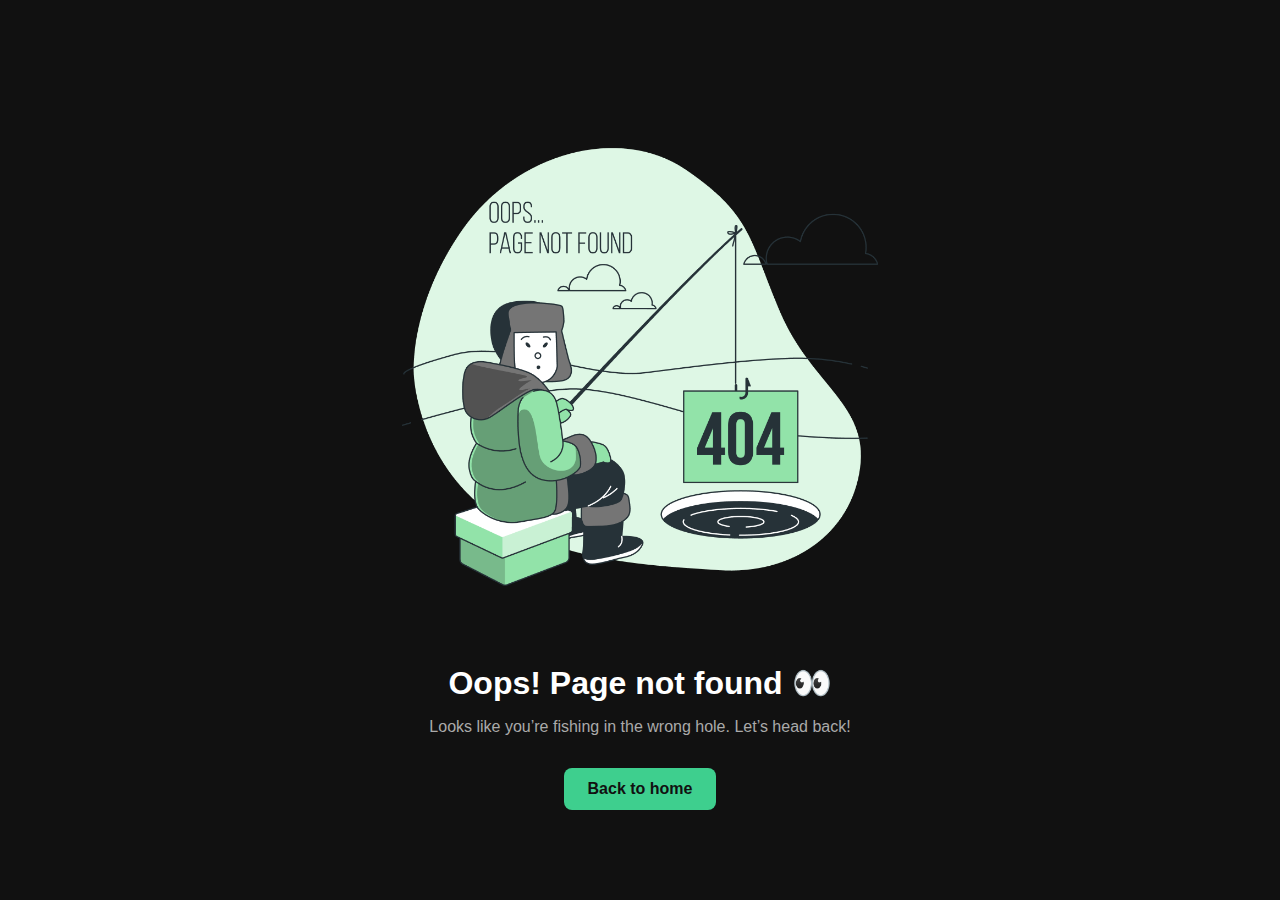
<file: index.html>
<!DOCTYPE html>
<html lang="en">
  <head>
    <meta charset="UTF-8" />
    <meta name="viewport" content="width=device-width, initial-scale=1.0" />
    <title>Custom 404 Page</title>
    <link rel="stylesheet" href="style.css" />
  </head>
  <body>
    <img src="404.png" alt="404 illustration" />
    <h1>Oops! Page not found 👀</h1>
    <p>Looks like you’re fishing in the wrong hole. Let’s head back!</p>
    <a href="#">Back to home</a>
  </body>
</html>
</file>
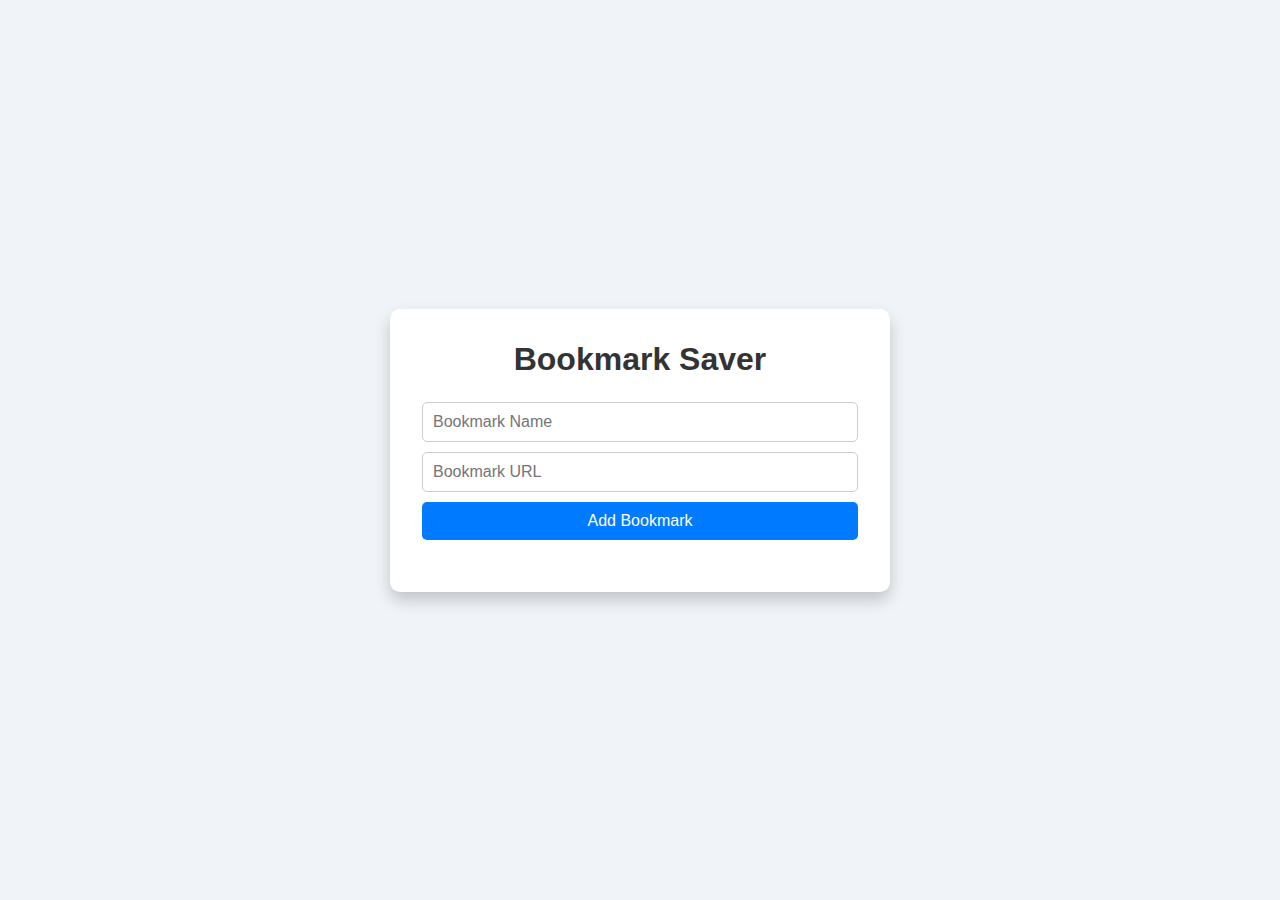
<file: bookmark saver/index.html>
<!DOCTYPE html>
<html lang="en">
  <head>
    <meta charset="UTF-8" />
    <meta name="viewport" content="width=device-width, initial-scale=1.0" />
    <title>Bookmark Saver</title>
    <link rel="stylesheet" href="style.css" />
  </head>
  <body>
    <div class="app-container">
      <h1>Bookmark Saver</h1>
      <form id="bookmark-form" class="input-container">
        <input type="text" id="bookmark-name" placeholder="Bookmark Name" required />
        <input type="url" id="bookmark-url" placeholder="Bookmark URL" required />
        <button type="submit">Add Bookmark</button>
      </form>

      <ul id="bookmark-list"></ul>
    </div>

    <script src="script.js"></script>
  </body>
</html>
</file>
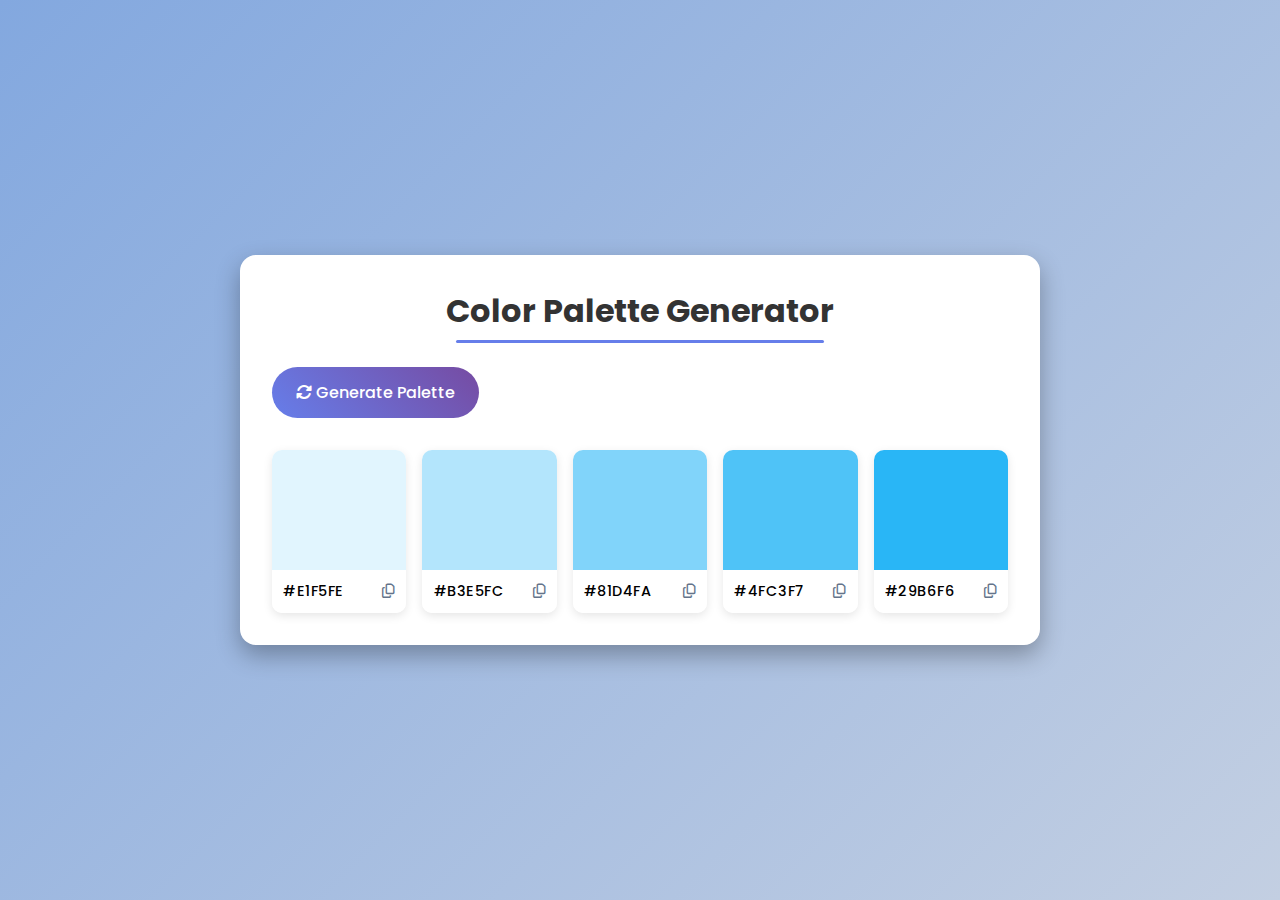
<file: color-pallete-genrator/index.html>
<!DOCTYPE html>
<html lang="en">
  <head>
    <meta charset="UTF-8" />
    <meta name="viewport" content="width=device-width, initial-scale=1.0" />
    <title>Color Palette Generator</title>
    <link
      rel="stylesheet"
      href="https://cdnjs.cloudflare.com/ajax/libs/font-awesome/6.7.2/css/all.min.css"
      integrity="sha512-Evv84Mr4kqVGRNSgIGL/F/aIDqQb7xQ2vcrdIwxfjThSH8CSR7PBEakCr51Ck+w+/U6swU2Im1vVX0SVk9ABhg=="
      crossorigin="anonymous"
      referrerpolicy="no-referrer"
    />
    <link rel="stylesheet" href="style.css" />
  </head>
  <body>
    <div class="container">
      <h1>Color Palette Generator</h1>

      <button id="generate-btn">
        <i class="fas fa-sync-alt"></i>
        Generate Palette
      </button>

      <div class="palette-container">
        <!-- COLOR BOX 1 -->
        <div class="color-box">
          <div class="color" style="background-color: #e1f5fe"></div>
          <div class="color-info">
            <span class="hex-value">#E1F5FE</span>
            <i class="far fa-copy copy-btn" title="Copy to clipboard"></i>
          </div>
        </div>
        <!-- COLOR BOX 2 -->
        <div class="color-box">
          <div class="color" style="background-color: #b3e5fc"></div>
          <div class="color-info">
            <span class="hex-value">#B3E5FC</span>
            <i class="far fa-copy copy-btn" title="Copy to clipboard"></i>
          </div>
        </div>
        <!-- COLOR BOX 3 -->
        <div class="color-box">
          <div class="color" style="background-color: #81d4fa"></div>
          <div class="color-info">
            <span class="hex-value">#81D4FA</span>
            <i class="far fa-copy copy-btn" title="Copy to clipboard"></i>
          </div>
        </div>
        <!-- COLOR BOX 4 -->
        <div class="color-box">
          <div class="color" style="background-color: #4fc3f7"></div>
          <div class="color-info">
            <span class="hex-value">#4FC3F7</span>
            <i class="far fa-copy copy-btn" title="Copy to clipboard"></i>
          </div>
        </div>
        <!-- COLOR BOX 5 -->
        <div class="color-box">
          <div class="color" style="background-color: #29b6f6"></div>
          <div class="color-info">
            <span class="hex-value">#29B6F6</span>
            <i class="far fa-copy copy-btn" title="Copy to clipboard"></i>
          </div>
        </div>
      </div>
    </div>

    <script src="script.js"></script>
  </body>
</html>
</file>
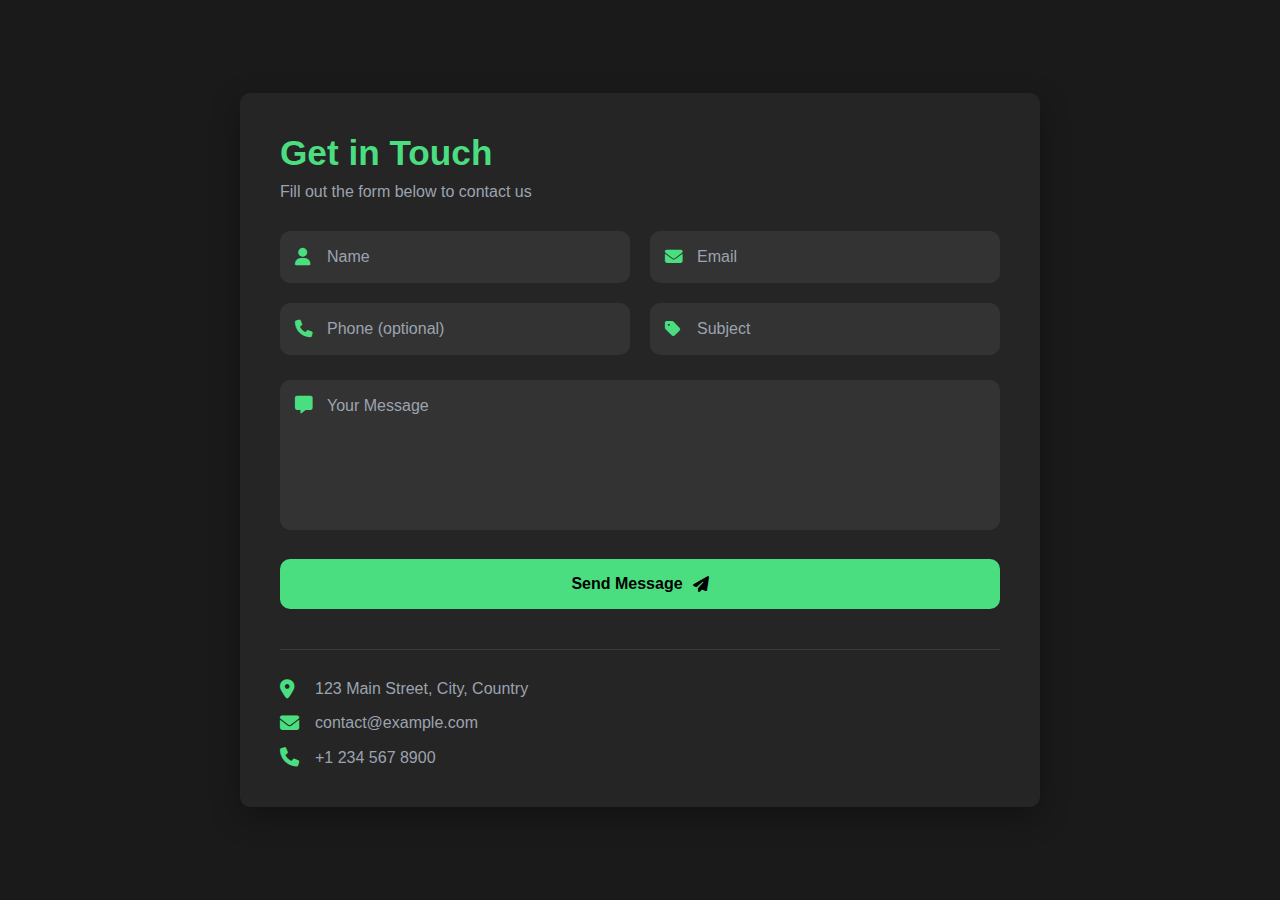
<file: contact-form/index.html>
<!DOCTYPE html>
<html lang="en">
  <head>
    <meta charset="UTF-8" />
    <meta name="viewport" content="width=device-width, initial-scale=1.0" />
    <title>Contact Form</title>
    <link rel="stylesheet" href="style.css" />
    <link
      rel="stylesheet"
      href="https://cdnjs.cloudflare.com/ajax/libs/font-awesome/6.7.2/css/all.min.css"
      integrity="sha512-Evv84Mr4kqVGRNSgIGL/F/aIDqQb7xQ2vcrdIwxfjThSH8CSR7PBEakCr51Ck+w+/U6swU2Im1vVX0SVk9ABhg=="
      crossorigin="anonymous"
      referrerpolicy="no-referrer"
    />
  </head>
  <body>
    <div class="container">
      <div class="form-container">
        <h1>Get in Touch</h1>
        <p>Fill out the form below to contact us</p>

        <form>
          <div class="input-group">
            <div class="input-field">
              <i class="fas fa-user"></i>
              <input type="text" placeholder="Name" required />
            </div>

            <div class="input-field">
              <i class="fas fa-envelope"></i>
              <input type="email" placeholder="Email" required />
            </div>

            <div class="input-field">
              <i class="fas fa-phone"></i>
              <input type="tel" placeholder="Phone (optional)" />
            </div>

            <div class="input-field">
              <i class="fas fa-tag"></i>
              <input type="text" placeholder="Subject" required />
            </div>
          </div>

          <div class="message-field">
            <i class="fas fa-message"></i>
            <textarea placeholder="Your Message" required></textarea>
          </div>

          <button type="submit">
            <div class="btn-content">
              <span>Send Message</span>
              <i class="fas fa-paper-plane"></i>
            </div>
          </button>
        </form>

        <div class="contact-info">
          <div class="info-item">
            <i class="fas fa-map-marker-alt"></i>
            <span>123 Main Street, City, Country</span>
          </div>
          <div class="info-item">
            <i class="fas fa-envelope"></i>
            <span>contact@example.com</span>
          </div>

          <div class="info-item">
            <i class="fas fa-phone"></i>
            <span>+1 234 567 8900</span>
          </div>
        </div>
      </div>
    </div>
  </body>
</html>
</file>
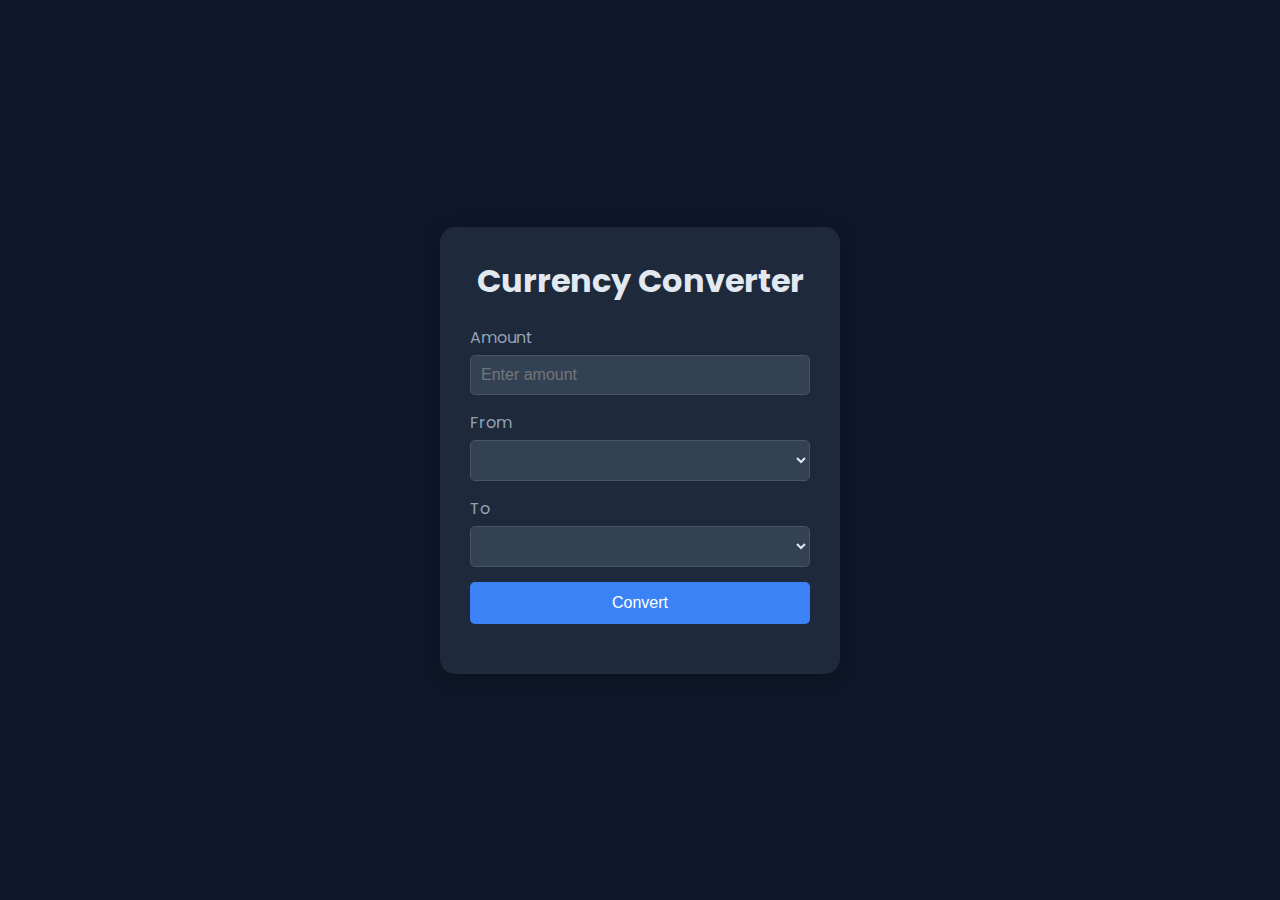
<file: currency-converter/index.html>
<!DOCTYPE html>
<html lang="en">
  <head>
    <meta charset="UTF-8" />
    <meta name="viewport" content="width=device-width, initial-scale=1.0" />
    <title>Curreny Converter App</title>
    <link rel="stylesheet" href="style.css" />
    <link
      href="https://fonts.googleapis.com/css?family=Poppins:100,100italic,200,200italic,300,300italic,regular,italic,500,500italic,600,600italic,700,700italic,800,800italic,900,900italic"
      rel="stylesheet"
    />
  </head>
  <body>
    <div class="container">
      <h1>Currency Converter</h1>

      <form id="converter-form">
        <div class="form-group">
          <label for="amount">Amount</label>
          <input type="number" id="amount" placeholder="Enter amount" required />
        </div>

        <div class="form-group">
          <label for="from-currency">From</label>
          <select id="from-currency">
            <!-- Currency options will be inserted from our api -->
          </select>
        </div>

        <div class="form-group">
          <label for="to-currency">To</label>
          <select id="to-currency">
            <!-- Currency options will be inserted from our api -->
          </select>
        </div>

        <button type="submit">Convert</button>
      </form>

      <div id="result"></div>
    </div>

    <script src="script.js"></script>
  </body>
</html>
</file>
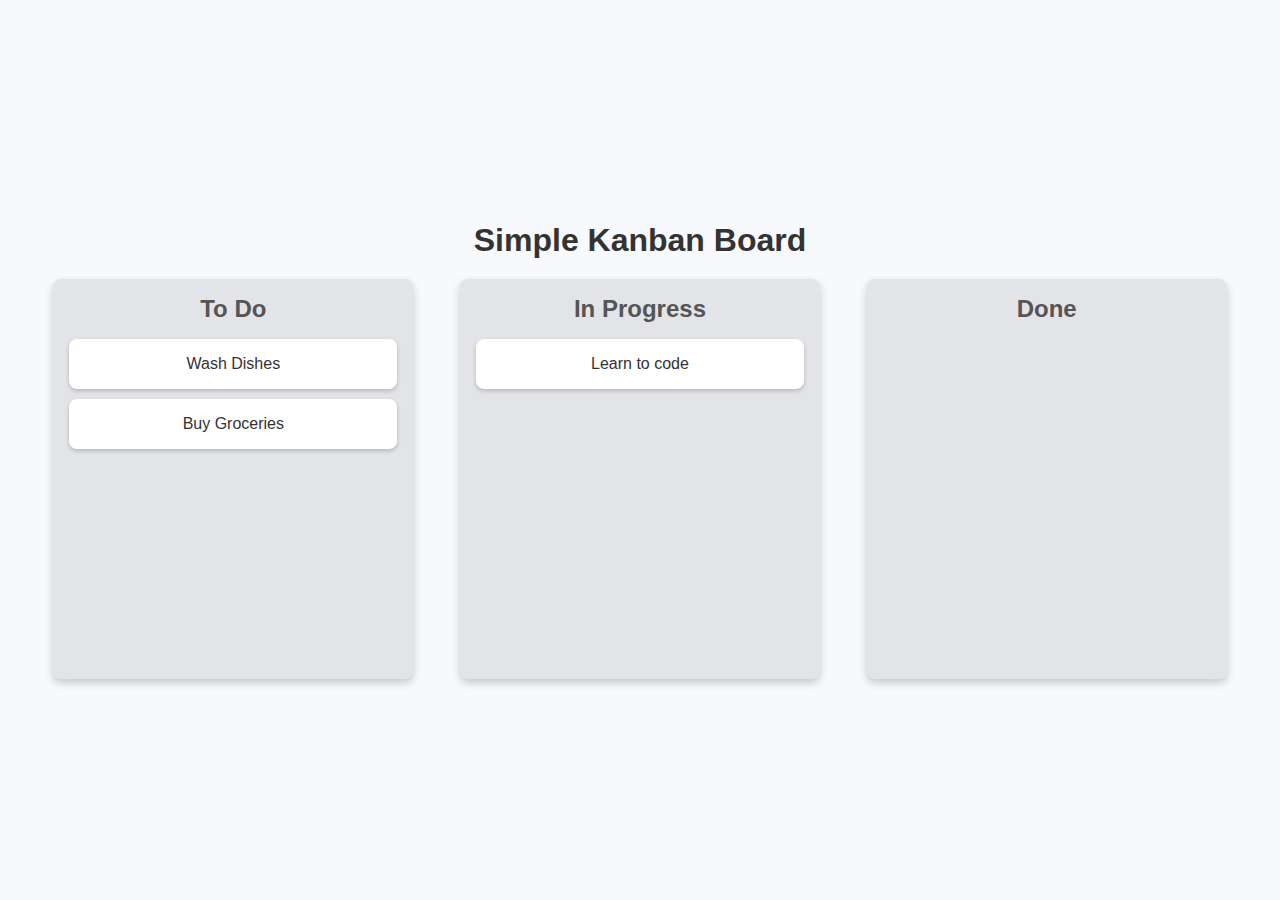
<file: drag-and-drop/index.html>
<!DOCTYPE html>
<html lang="en">
  <head>
    <meta charset="UTF-8" />
    <meta name="viewport" content="width=device-width, initial-scale=1.0" />
    <title>Kanban Board</title>
    <link rel="stylesheet" href="style.css" />
  </head>
  <body>
    <div class="container">
      <h1>Simple Kanban Board</h1>

      <div class="board">
        <!-- LIST 1 -->
        <div class="list" id="list1">
          <h2>To Do</h2>
          <div class="card" draggable="true" id="card1">Wash Dishes</div>
          <div class="card" draggable="true" id="card2">Buy Groceries</div>
        </div>

        <!-- LIST 2 -->
        <div class="list" id="list2">
          <h2>In Progress</h2>
          <div class="card" draggable="true" id="card3">Learn to code</div>
        </div>

        <!-- LIST 3 -->
        <div class="list" id="list3">
          <h2>Done</h2>
        </div>
      </div>
    </div>

    <script src="script.js"></script>
  </body>
</html>
</file>
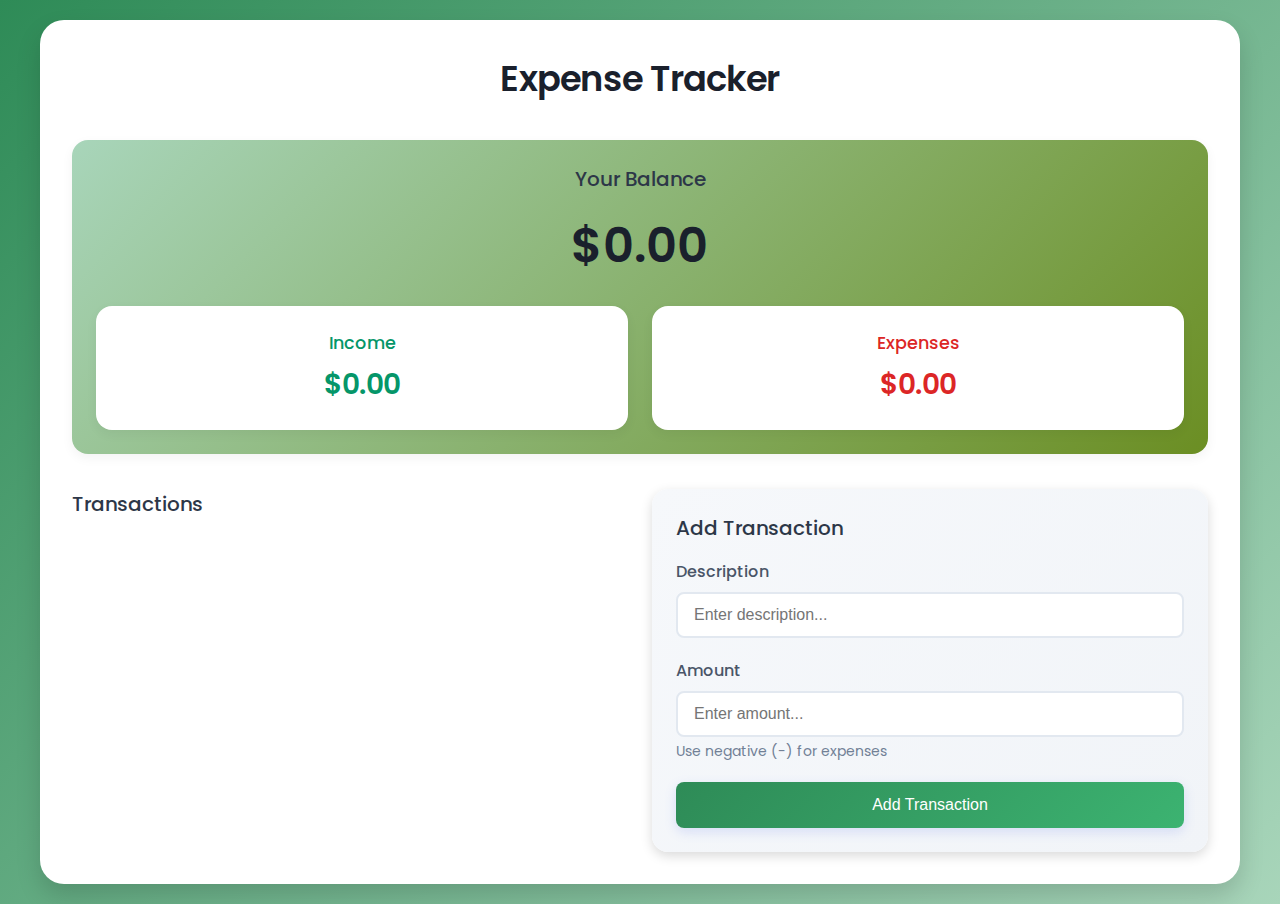
<file: expense-tracker/index.html>
<!DOCTYPE html>
<html lang="en">
  <head>
    <meta charset="UTF-8" />
    <meta name="viewport" content="width=device-width, initial-scale=1.0" />
    <title>Expense Tracker</title>
    <link rel="stylesheet" href="style.css" />
    <link
      href="https://fonts.googleapis.com/css?family=Poppins:100,100italic,200,200italic,300,300italic,regular,italic,500,500italic,600,600italic,700,700italic,800,800italic,900,900italic"
      rel="stylesheet"
    />
  </head>
  <body>
    <div class="container">
      <h1>Expense Tracker</h1>

      <div class="balance-container">
        <h2>Your Balance</h2>
        <h1 id="balance">$0.00</h1>

        <div class="summary">
          <div class="income">
            <h3>Income</h3>
            <p id="income-amount">$0.00</p>
          </div>
          <div class="expenses">
            <h3>Expenses</h3>
            <p id="expense-amount">$0.00</p>
          </div>
        </div>
      </div>

      <div class="main-content">
        <div class="transaction-container">
          <h2>Transactions</h2>
          <ul id="transaction-list">
            <!-- TRANSACTIONS WILL BE INSERTED HERE -->
          </ul>
        </div>

        <div class="form-container">
          <h2>Add Transaction</h2>

          <form id="transaction-form">
            <div class="form-group">
              <label for="description">Description</label>
              <input type="text" id="description" placeholder="Enter description..." required />
            </div>

            <div class="form-group">
              <label for="amount">Amount</label>
              <input type="number" id="amount" placeholder="Enter amount..." required />
              <small>Use negative (-) for expenses</small>
            </div>

            <button type="submit">Add Transaction</button>
          </form>
        </div>
      </div>
    </div>

    <script src="script.js"></script>
  </body>
</html>
</file>
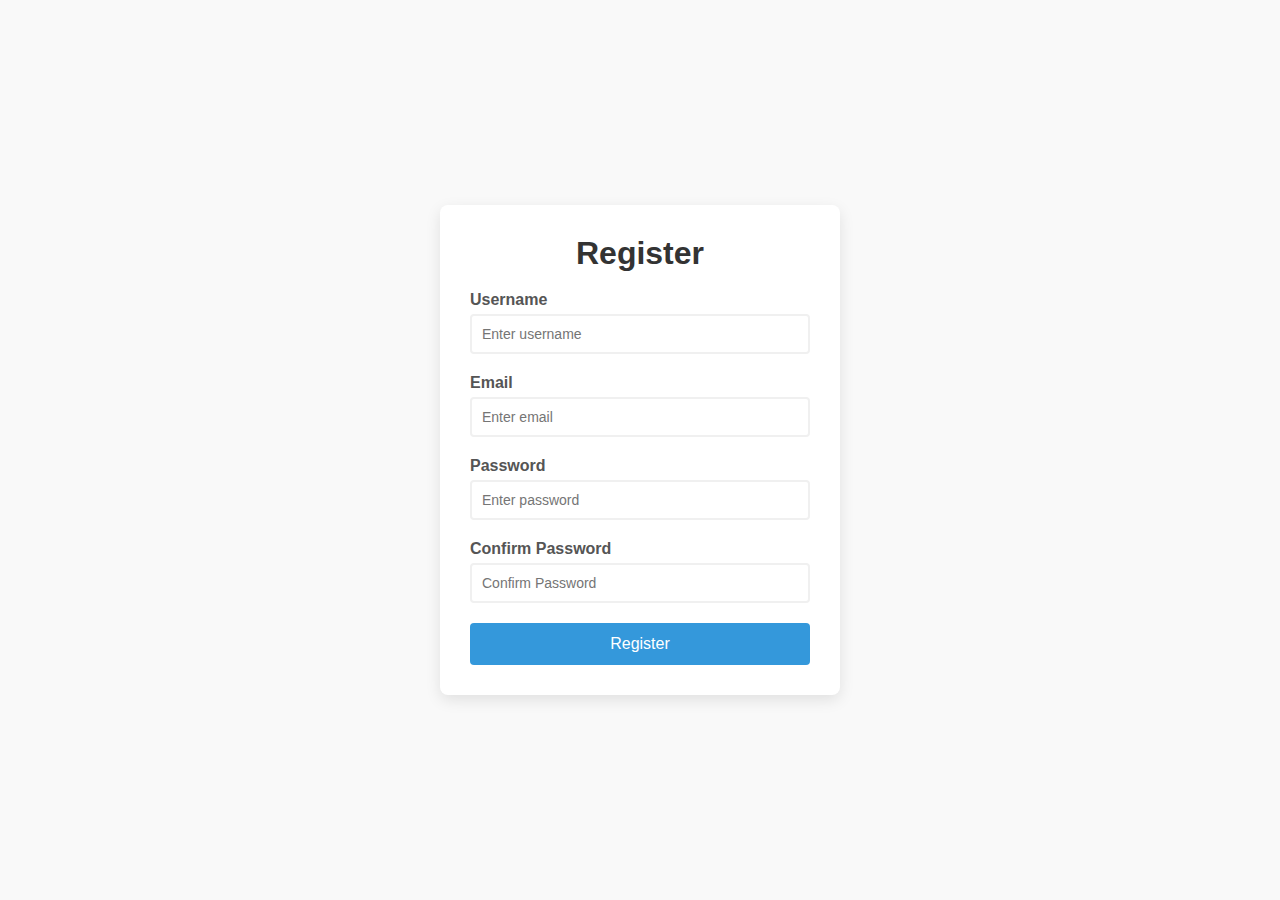
<file: form-validator/index.html>
<!DOCTYPE html>
<html lang="en">
  <head>
    <meta charset="UTF-8" />
    <meta name="viewport" content="width=device-width, initial-scale=1.0" />
    <title>Form Validator</title>
    <link rel="stylesheet" href="style.css" />
  </head>
  <body>
    <div class="container">
      <form id="registration-form">
        <h1>Register</h1>

        <!-- username -->
        <div class="form-group">
          <label for="username">Username</label>
          <input type="text" id="username" placeholder="Enter username" />
          <small></small>
        </div>
        <!-- email -->
        <div class="form-group">
          <label for="email">Email</label>
          <input type="email" id="email" placeholder="Enter email" />
          <small></small>
        </div>
        <!-- password -->
        <div class="form-group">
          <label for="password">Password</label>
          <input type="password" id="password" placeholder="Enter password" />
          <small></small>
        </div>
        <!-- confirm password -->
        <div class="form-group">
          <label for="confirmPassword">Confirm Password</label>
          <input type="password" id="confirmPassword" placeholder="Confirm Password" />
          <small></small>
        </div>
        <!-- submit btn -->
        <button type="submit">Register</button>
      </form>
    </div>

    <script src="script.js"></script>
  </body>
</html>
</file>
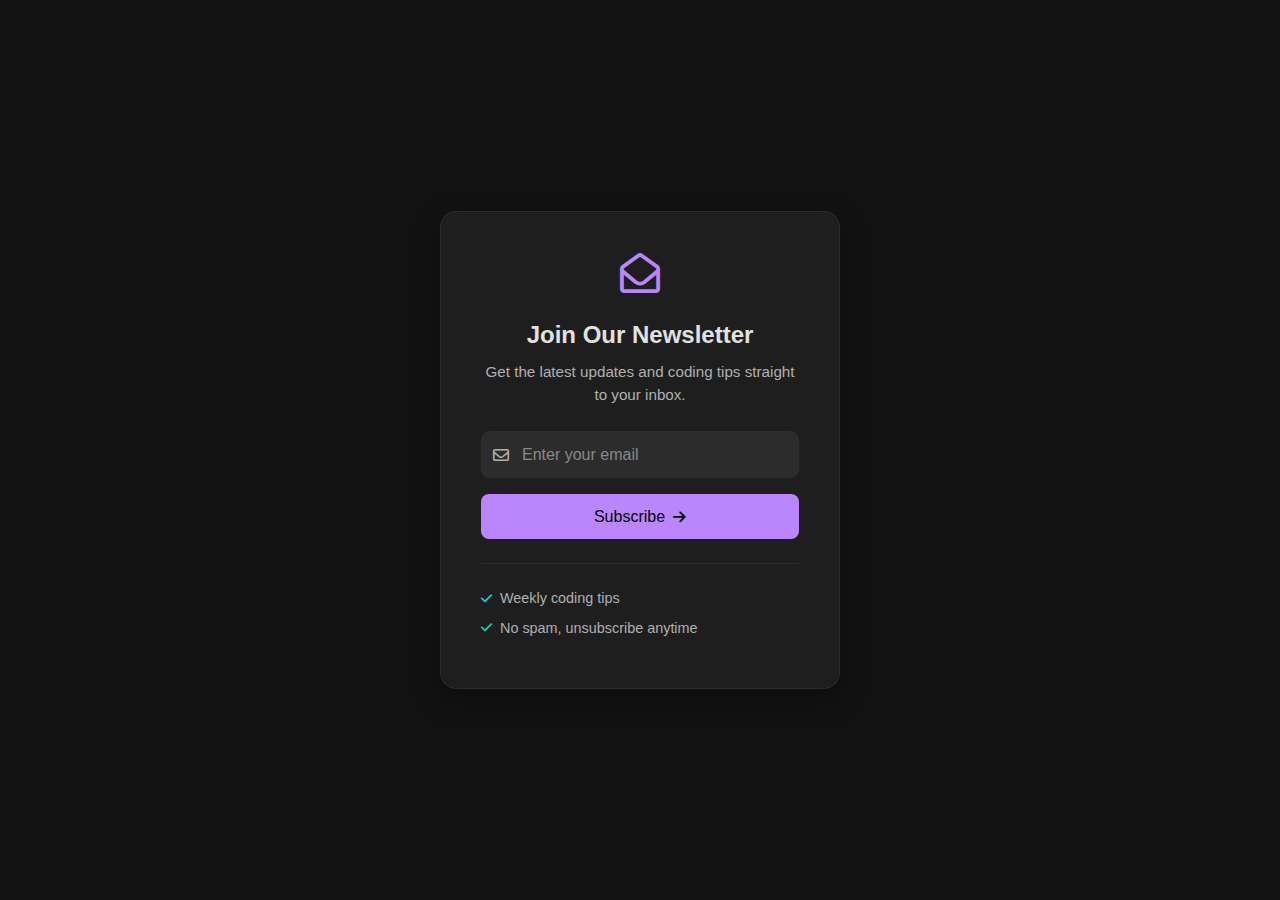
<file: newsletter-signup/index.html>
<!DOCTYPE html>
<html lang="en">
  <head>
    <meta charset="UTF-8" />
    <meta name="viewport" content="width=device-width, initial-scale=1.0" />
    <title>Newsletter UI</title>
    <link rel="stylesheet" href="style.css" />
    <link
      rel="stylesheet"
      href="https://cdnjs.cloudflare.com/ajax/libs/font-awesome/6.7.2/css/all.min.css"
      integrity="sha512-Evv84Mr4kqVGRNSgIGL/F/aIDqQb7xQ2vcrdIwxfjThSH8CSR7PBEakCr51Ck+w+/U6swU2Im1vVX0SVk9ABhg=="
      crossorigin="anonymous"
      referrerpolicy="no-referrer"
    />
  </head>
  <body>
    <div class="signup-container">
      <div class="icon-container">
        <i class="far fa-envelope-open"></i>
      </div>
      <h2>Join Our Newsletter</h2>
      <p>Get the latest updates and coding tips straight to your inbox.</p>

      <form>
        <div class="input-group">
          <i class="far fa-envelope"></i>
          <input type="email" required placeholder="Enter your email" />
        </div>

        <button>Subscribe <i class="fas fa-arrow-right"></i></button>
      </form>

      <div class="benefits">
        <p class="benefit-item"><i class="fas fa-check"></i> Weekly coding tips</p>
        <p class="benefit-item"><i class="fas fa-check"></i> No spam, unsubscribe anytime</p>
      </div>
    </div>
  </body>
</html>
</file>
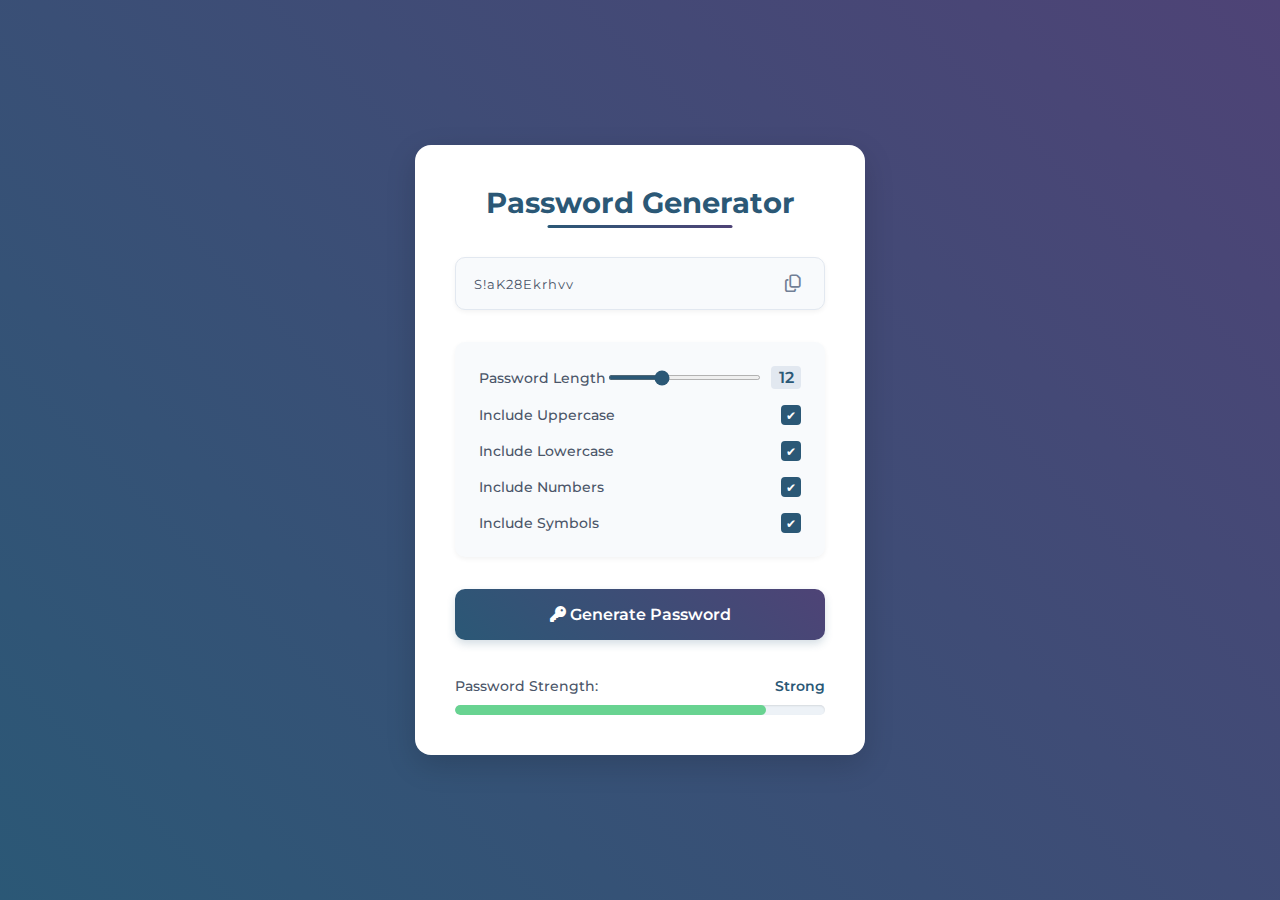
<file: password-genrator/index.html>
<!DOCTYPE html>
<html lang="en">
  <head>
    <meta charset="UTF-8" />
    <meta name="viewport" content="width=device-width, initial-scale=1.0" />
    <title>Password Generator</title>
    <link rel="stylesheet" href="style.css" />
    <link
      rel="stylesheet"
      href="https://cdnjs.cloudflare.com/ajax/libs/font-awesome/6.7.2/css/all.min.css"
      integrity="sha512-Evv84Mr4kqVGRNSgIGL/F/aIDqQb7xQ2vcrdIwxfjThSH8CSR7PBEakCr51Ck+w+/U6swU2Im1vVX0SVk9ABhg=="
      crossorigin="anonymous"
      referrerpolicy="no-referrer"
    />
  </head>
  <body>
    <div class="container">
      <h1>Password Generator</h1>

      <!-- password container -->
      <div class="password-container">
        <input type="text" readonly id="password" />
        <i class="far fa-copy" id="copy-btn" title="Copy to clipboard"></i>
      </div>

      <!-- options -->
      <div class="options">
        <!-- password length -->
        <div class="option">
          <label for="length">Password Length</label>
          <div class="range-container">
            <input type="range" id="length" min="6" max="24" value="12" />
            <span id="length-value">12</span>
          </div>
        </div>
        <!-- include uppercase -->
        <div class="option">
          <label for="uppercase">Include Uppercase</label>
          <input type="checkbox" id="uppercase" checked />
        </div>
        <!-- include lowercase -->
        <div class="option">
          <label for="lowercase">Include Lowercase</label>
          <input type="checkbox" id="lowercase" checked />
        </div>
        <!-- include numbers -->
        <div class="option">
          <label for="numbers">Include Numbers</label>
          <input type="checkbox" id="numbers" checked />
        </div>
        <!-- include symbols -->
        <div class="option">
          <label for="symbols">Include Symbols</label>
          <input type="checkbox" id="symbols" checked />
        </div>
      </div>

      <button id="generate-btn">
        <i class="fas fa-key"></i>
        Generate Password
      </button>

      <div class="strength-container">
        <p>Password Strength: <span id="strength-label">Medium</span></p>

        <div class="strength-meter">
          <div class="strength-bar"></div>
        </div>
      </div>
    </div>

    <script src="script.js"></script>
  </body>
</html>
</file>
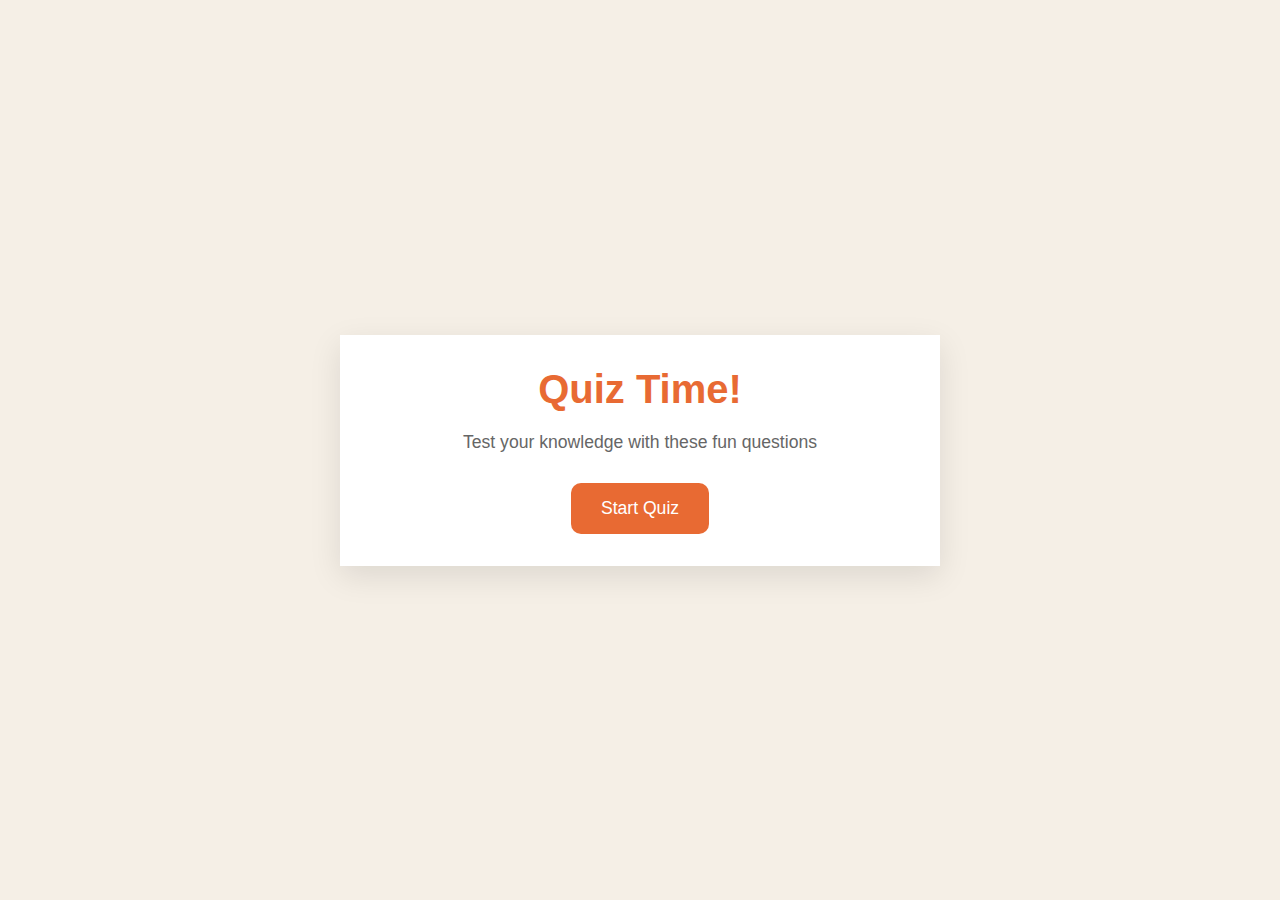
<file: quiz-game/index.html>
<!DOCTYPE html>
<html lang="en">
  <head>
    <meta charset="UTF-8" />
    <meta name="viewport" content="width=device-width, initial-scale=1.0" />
    <title>Quiz Game</title>
    <link rel="stylesheet" href="style.css" />
  </head>
  <body>
    <div class="container">
      <div class="screen active" id="start-screen">
        <h1>Quiz Time!</h1>
        <p>Test your knowledge with these fun questions</p>
        <button id="start-btn">Start Quiz</button>
      </div>

      <div class="screen" id="quiz-screen">
        <div class="quiz-header">
          <h2 id="question-text">Question goes here</h2>
          <div class="quiz-info">
            <p>
              Question <span id="current-question">1</span> of <span id="total-questions">5</span>
            </p>

            <p>Score: <span id="score">0</span></p>
          </div>
        </div>

        <div id="answers-container" class="answers-container">
          <!-- Answer buttons will be insterted here from our js code later at some point -->
        </div>

        <div class="progress-bar">
          <div id="progress" class="progress"></div>
        </div>
      </div>

      <div id="result-screen" class="screen">
        <h1>Quiz Results</h1>
        <div class="result-info">
          <p>You scored <span id="final-score">0</span> out of <span id="max-score">5</span></p>

          <div id="result-message">Good job!</div>
        </div>
        <button id="restart-btn">Restart Quiz</button>
      </div>
    </div>

    <script src="script.js"></script>
  </body>
</html>
</file>
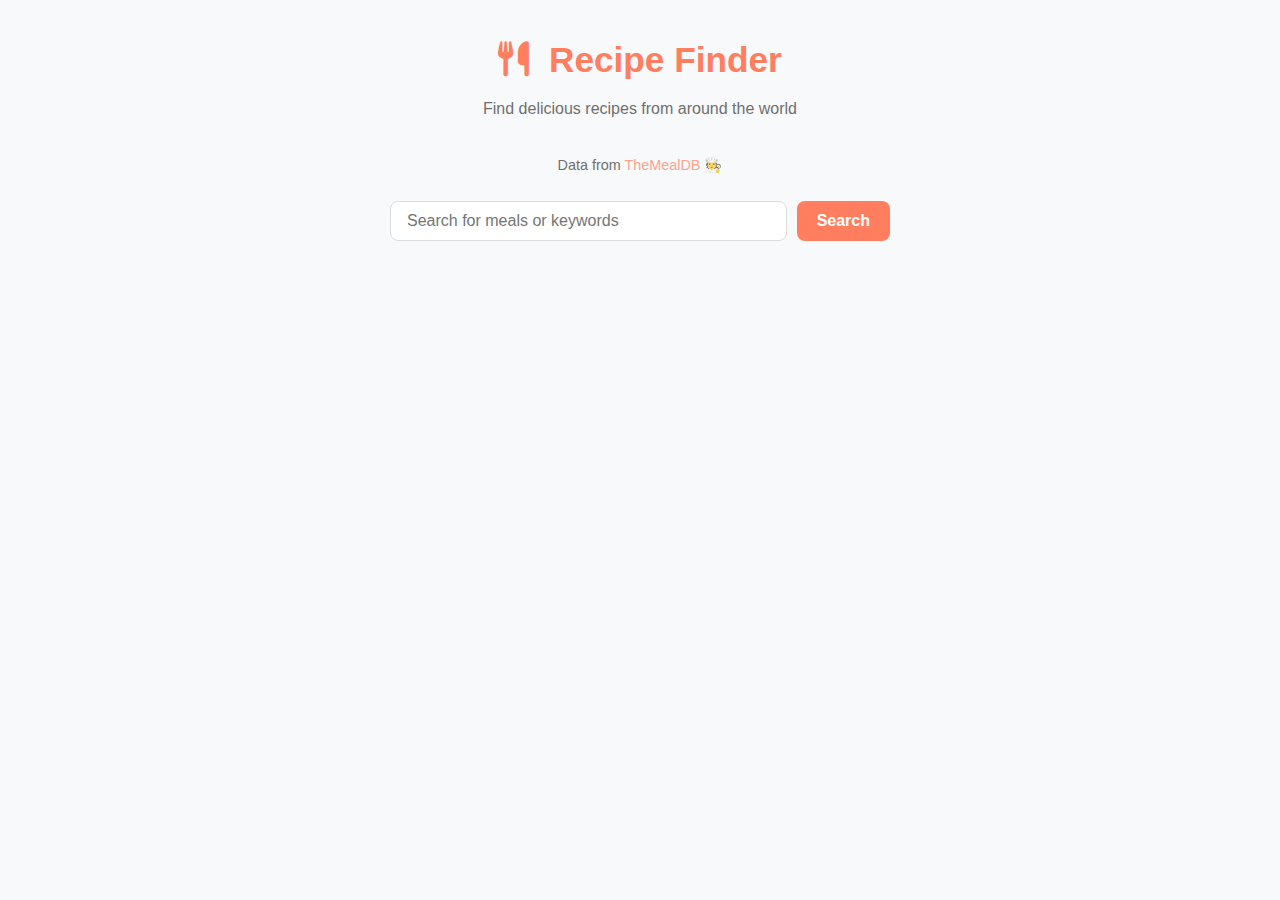
<file: Receipe finder/index.html>
<!DOCTYPE html>
<html lang="en">
  <head>
    <meta charset="UTF-8" />
    <meta name="viewport" content="width=device-width, initial-scale=1.0" />
    <title>Recipe Finder App</title>
    <link rel="stylesheet" href="style.css" />
    <link
      rel="stylesheet"
      href="https://cdnjs.cloudflare.com/ajax/libs/font-awesome/6.7.2/css/all.min.css"
      integrity="sha512-Evv84Mr4kqVGRNSgIGL/F/aIDqQb7xQ2vcrdIwxfjThSH8CSR7PBEakCr51Ck+w+/U6swU2Im1vVX0SVk9ABhg=="
      crossorigin="anonymous"
      referrerpolicy="no-referrer"
    />
  </head>
  <body>
    <div class="container">
      <header>
        <h1><i class="fas fa-utensils"></i> Recipe Finder</h1>
        <p>Find delicious recipes from around the world</p>
      </header>

      <p class="api-link">Data from <a href="https://www.themealdb.com/api.php">TheMealDB 🧑‍🍳</a></p>

      <div class="search-container">
        <input type="text" id="search-input" placeholder="Search for meals or keywords" />
        <button id="search-btn">Search</button>
      </div>

      <div id="error-container" class="hidden">
        <p>No meals found. Try another search term!</p>
      </div>

      <div id="result-heading"></div>

      <div id="meals" class="meals-container"></div>

      <div id="meal-details" class="hidden">
        <button id="back-btn"><i class="fas fa-arrow-left"></i> Back to recipes</button>

        <div class="meal-details-content"></div>
      </div>
    </div>

    <script src="script.js"></script>
  </body>
</html>
</file>
<file: style.css>
* {
  margin: 0;
  padding: 0;
  box-sizing: border-box;
}

body {
  background-color: #111;
  color: #fff;
  display: flex;
  flex-direction: column;
  justify-content: center;
  align-items: center;
  height: 100vh;
  font-family: sans-serif;
}

img {
  width: 100%;
  max-width: 550px;
  margin-bottom: 1.5rem;
}

h1 {
  font-size: 2rem;
  margin-bottom: 1rem;
}

p {
  font-size: 1rem;
  color: #aaa;
  margin-bottom: 2rem;
}

a {
  background-color: #3ecf8e;
  color: #111;
  text-decoration: none;
  padding: 0.75rem 1.5rem;
  border-radius: 8px;
  font-weight: bold;
  transition: background-color 0.3s;
}

a:hover {
  background-color: #04fc8d;
}

@media (max-width: 600px) {
  img {
    max-width: 400px;
  }

  h1 {
    font-size: 1.5rem;
  }

  p {
    font-size: 0.9rem;
  }
}
</file>
<file: bookmark saver/style.css>
* {
  padding: 0;
  margin: 0;
  box-sizing: border-box;
}

body {
  font-family: sans-serif;
  background-color: #f0f4f8;
  display: flex;
  justify-content: center;
  align-items: center;
  min-height: 100vh;
}

.app-container {
  background: white;
  padding: 2rem;
  border-radius: 10px;
  box-shadow: 0 8px 16px rgba(0, 0, 0, 0.2);
  width: 90%;
  max-width: 500px;
}

h1 {
  text-align: center;
  margin-bottom: 1.5rem;
  color: #333;
}

.input-container {
  display: flex;
  flex-direction: column;
  gap: 10px;
  margin-bottom: 20px;
}

input[type="text"],
input[type="url"] {
  padding: 10px;
  font-size: 1rem;
  border: 1px solid #ccc;
  border-radius: 5px;
}

button {
  padding: 10px;
  background-color: #007bff;
  color: white;
  border: none;
  border-radius: 5px;
  font-size: 1rem;
  cursor: pointer;
}

button:hover {
  background-color: #0056b3;
}

#bookmark-list {
  list-style: none;
}

#bookmark-list li {
  padding: 10px;
  margin-bottom: 10px;
  background-color: #e3e7ed;
  border-radius: 5px;
  display: flex;
  justify-content: space-between;
  align-items: center;
}

#bookmark-list a {
  text-decoration: none;
  color: #007bff;
}

.remove-btn {
  background-color: red;
  color: white;
  border: none;
  padding: 5px 8px;
  border-radius: 3px;
  cursor: pointer;
}

.remove-btn:hover {
  background-color: darkred;
}
</file>
<file: contact-form/style.css>
* {
  padding: 0;
  margin: 0;
  box-sizing: border-box;
  font-family: sans-serif;
}

:root {
  --primay-color: #4ade80;
  --primay-dark: #22c55e;
  --bg-dark: #1a1a1a;
  --text-light: #f3f4f6;
  --text-gray: #9ca3af;
  --card-bg: #252525;
  --input-bg: #333;
  --border-radius: 10px;
}

body {
  background-color: var(--bg-dark);
  color: var(--text-light);
  min-height: 100vh;
  display: flex;
  justify-content: center;
  align-items: center;
  padding: 30px 15px;
}

.container {
  width: 100%;
  max-width: 800px;
}

.form-container {
  background-color: var(--card-bg);
  border-radius: var(--border-radius);
  padding: 40px;
  box-shadow: 0 10px 30px rgba(0, 0, 0, 0.3);
  animation: fadeIn 0.5s ease-out;
}

@keyframes fadeIn {
  from {
    opacity: 0;
    transform: translateY(20px);
  }
  to {
    opacity: 1;
    transform: translateY(0);
  }
}

h1 {
  color: var(--primay-color);
  font-size: 2.2rem;
  margin-bottom: 10px;
}

p {
  margin-bottom: 30px;
  color: var(--text-gray);
}

.input-group {
  display: grid;
  grid-template-columns: repeat(auto-fit, minmax(240px, 1fr));
  gap: 20px;
  margin-bottom: 25px;
}

.input-field {
  position: relative;
}

.message-field {
  position: relative;
}

.input-field i,
.message-field i {
  position: absolute;
  top: 50%;
  left: 15px;
  transform: translateY(-50%);
  color: var(--primay-color);
  font-size: 1.1rem;
}

.message-field i {
  top: 25px;
}

input,
textarea {
  width: 100%;
  padding: 15px 15px 15px 45px;
  background-color: var(--input-bg);
  border: 2px solid transparent;
  border-radius: var(--border-radius);
  color: var(--text-light);
  font-size: 1rem;
  transition: all 0.3s ease;
}

textarea {
  height: 150px;
  resize: none;
  margin-bottom: 25px;
}

input:focus,
textarea:focus {
  border-color: var(--primay-color);
  outline: none;
  box-shadow: 0 0 0 3px rgba(74, 222, 128, 0.2);
}

input::placeholder,
textarea::placeholder {
  color: var(--text-gray);
}

button {
  background-color: var(--primay-color);
  color: #000;
  font-weight: 600;
  font-size: 1rem;
  border: none;
  border-radius: var(--border-radius);
  padding: 16px 30px;
  cursor: pointer;
  width: 100%;
  transition: all 0.3s ease;
}

button:hover {
  background-color: var(--primay-dark);
  transform: translateY(-2px);
  box-shadow: 0 5px 15px rgba(74, 222, 128, 0.3);
}

button:active {
  transform: translateY(0);
}

.btn-content {
  display: flex;
  justify-content: center;
  align-items: center;
  gap: 10px;
}

.contact-info {
  margin-top: 40px;
  padding-top: 30px;
  border-top: 1px solid rgb(255, 255, 255, 0.1);
  display: flex;
  flex-direction: column;
  gap: 15px;
}

.info-item {
  display: flex;
  align-items: center;
  gap: 15px;
}

.info-item i {
  color: var(--primay-color);
  font-size: 1.2rem;
  width: 20px;
}

.info-item span {
  color: var(--text-gray);
}

@media (max-width: 600px) {
  .form-container {
    padding: 25px;
  }

  h1 {
    font-size: 1.8rem;
  }

  .input-group {
    grid-template-columns: 1fr;
  }
}
</file>
<file: currency-converter/style.css>
* {
  margin: 0;
  padding: 0;
  box-sizing: border-box;
}

:root {
  --bg-primary: #0f172a;
  --bg-secondary: #1e293b;
  --bg-input: #334155;
  --text-primary: #e2e8f0;
  --text-secondary: #94a3b8;
  --border-color: #475569;
  --accent-primary: #3b82f6;
  --accent-hover: #2563eb;
}

body {
  background-color: var(--bg-primary);
  display: flex;
  justify-content: center;
  align-items: center;
  min-height: 100vh;
  padding: 20px;
  font-family: "Poppins", sans-serif;
}

.container {
  width: 100%;
  max-width: 400px;
  background-color: var(--bg-secondary);
  padding: 30px;
  border-radius: 15px;
  box-shadow: 0 4px 20px rgba(0, 0, 0, 0.3);
}

h1 {
  text-align: center;
  color: var(--text-primary);
  margin-bottom: 20px;
}

.form-group {
  margin-bottom: 15px;
}

label {
  display: block;
  margin-bottom: 5px;
  color: var(--text-secondary);
}

input,
select {
  width: 100%;
  padding: 10px;
  background-color: var(--bg-input);
  border: 1px solid var(--border-color);
  border-radius: 5px;
  font-size: 1rem;
  color: var(--text-primary);
}

input:focus,
select:focus {
  outline: none;
  border-color: var(--accent-primary);
  box-shadow: 0 0 0 2px rgba(59, 130, 246, 0.2);
}

button {
  width: 100%;
  padding: 12px;
  background-color: var(--accent-primary);
  color: #fff;
  border: none;
  border-radius: 5px;
  font-size: 1rem;
  cursor: pointer;
  transition: all 0.3s ease;
}

button:hover {
  background-color: var(--accent-hover);
  transform: translateY(-2px);
}

#result {
  margin-top: 20px;
  text-align: center;
  font-size: 1.2rem;
  color: var(--text-primary);
}
</file>
<file: drag-and-drop/style.css>
* {
  padding: 0;
  margin: 0;
  box-sizing: border-box;
}

body {
  font-family: sans-serif;
  background-color: #f7f9fc;
  display: flex;
  justify-content: center;
  align-items: center;
  min-height: 100vh;
}

.container {
  text-align: center;
  width: 100%;
  padding: 1.2rem;
}

h1 {
  color: #333;
  margin-bottom: 20px;
  font-size: 2rem;
}

.board {
  display: flex;
  justify-content: space-around;
  align-items: flex-start;
  width: 100%;
  max-width: 1200px;
  margin: 0 auto;
  gap: 20px;
}

.list {
  background-color: #e3e4e8;
  padding: 1rem;
  border-radius: 8px;
  width: 30%;
  min-height: 400px;
  box-shadow: 0 4px 8px rgba(0, 0, 0, 0.2);
}

.list h2 {
  color: #555;
  margin-bottom: 1rem;
  font-size: 1.5rem;
}

.card {
  background-color: white;
  color: #333;
  padding: 1rem;
  margin-bottom: 10px;
  border-radius: 8px;
  cursor: grab;
  box-shadow: 0 2px 4px rgba(0, 0, 0, 0.2);
  transition: transform 0.2s, box-shadow 0.2s;
}

.card:active {
  cursor: grabbing;
  transform: scale(1.05);
  box-shadow: 0 4px 8px rgba(0, 0, 0, 0.2);
}

.list.over {
  background-color: #d1d3d8;
}

@media (max-width: 768px) {
  .board {
    flex-direction: column;
    align-items: center;
  }

  .list {
    width: 80%;
    margin-bottom: 20px;
  }
}
</file>
<file: expense-tracker/style.css>
* {
  margin: 0;
  padding: 0;
  box-sizing: border-box;
}

body {
  background: linear-gradient(135deg, #2e8b57, #a8d5ba);
  min-height: 100vh;
  font-family: "Poppins", sans-serif;
  display: flex;
  align-items: center;
  justify-content: center;
  padding: 20px;
  color: #2d3436;
}

.container {
  width: 100%;
  max-width: 1200px;
  background-color: #fff;
  padding: 2rem;
  border-radius: 24px;
  box-shadow: 0 12px 24px rgba(0, 0, 0, 0.15);
}

h1 {
  text-align: center;
  color: #1a202c;
  margin-bottom: 35px;
  font-size: 2.2rem;
  font-weight: 600;
  letter-spacing: -0.5px;
}

h2 {
  color: #2d3748;
  margin-bottom: 1rem;
  font-size: 1.25rem;
  font-weight: 500;
}

.balance-container {
  text-align: center;
  margin-bottom: 35px;
  padding: 24px;
  background: linear-gradient(135deg, #a8d5ba, #6b8e23);
  border-radius: 1rem;
  box-shadow: 0 4px 12px rgba(0, 0, 0, 0.05);
}

.balance-container h1 {
  font-size: 3rem;
  margin: 15px 0;
}

.summary {
  display: grid;
  grid-template-columns: 1fr 1fr;
  gap: 24px;
  margin-top: 24px;
}

.main-content {
  display: grid;
  grid-template-columns: 1fr 1fr;
  gap: 24px;
}

.income,
.expenses {
  background-color: white;
  padding: 24px;
  border-radius: 1rem;
  box-shadow: 0 4px 12px rgba(0, 0, 0, 0.05);
  transition: transform 0.2s ease;
}

.income:hover,
.expenses:hover {
  transform: translateY(-2px);
}

.income h3 {
  color: #059669;
  font-size: 1.1rem;
  font-weight: 500;
}

.expenses h3 {
  color: #dc2626;
  font-size: 1.1rem;
  font-weight: 500;
}

.income p,
.expenses p {
  margin-top: 8px;
  font-size: 1.75rem;
  font-weight: 600;
}

.income p {
  color: #059669;
}

.expenses p {
  color: #dc2626;
}

.transaction-container {
  height: 100%;
  display: flex;
  flex-direction: column;
}

#transaction-list {
  list-style: none;
  max-height: 500px;
  overflow-y: auto;
  padding-right: 8px;
  flex-grow: 1;
}

#transaction-list::-webkit-scrollbar {
  width: 8px;
}

#transaction-list::-webkit-scrollbar-track {
  /* track is the bg of the scrollbar */
  background-color: #f1f1f1;
  border-radius: 4px;
}
#transaction-list::-webkit-scrollbar-thumb {
  /* thumb is the draggble part of the scrollbar */
  background-color: #cbd5e0;
  border-radius: 4px;
}
#transaction-list::-webkit-scrollbar-thumb:hover {
  background-color: #a0aec0;
}

.transaction {
  display: flex;
  justify-content: space-between;
  align-items: center;
  padding: 1rem 1.2rem;
  margin-bottom: 12px;
  border-radius: 12px;
  background-color: #fff;
  box-shadow: 0 2px 8px rgba(0, 0, 0, 0.05);
  transition: all 0.2s ease;
  border-right: 5px solid;
  animation: slideIn 0.3s ease;
}

@keyframes slideIn {
  from {
    opacity: 0;
    transform: translateX(-20px);
  }

  to {
    opacity: 1;
    transform: translateX(0px);
  }
}

.transaction:hover {
  transform: translateX(4px);
  box-shadow: 0 4px 12px rgba(0, 0, 0, 0.1);
}

.transaction.income {
  border-right-color: #059669;
}

.transaction.expense {
  border-right-color: #dc2626;
}

.transaction .delete-btn {
  background: none;
  border: none;
  color: #dc2626;
  cursor: pointer;
  font-size: 1.4rem;
  opacity: 0;
  transition: all 0.2s ease;
  padding: 4px 8px;
  border-radius: 4px;
  margin-left: 12px;
}

.transaction:hover .delete-btn {
  opacity: 1;
}

.transaction .delete-btn:hover {
  background-color: #fee2e2;
  transform: scale(1.1);
}

.form-container {
  background: linear-gradient(135deg, #f6f8fb, #f1f4f8);
  padding: 24px;
  border-radius: 16px;
  box-shadow: 0 4px 12px rgba(0, 0, 0, 0.15);
  height: 100%;
  display: flex;
  flex-direction: column;
}

.form-container form {
  height: 100%;
  display: flex;
  flex-direction: column;
}

.form-group {
  margin-bottom: 20px;
}

label {
  display: block;
  margin-bottom: 8px;
  color: #4a5568;
  font-weight: 500;
}

input {
  width: 100%;
  padding: 12px 16px;
  border: 2px solid #e2e8f0;
  border-radius: 8px;
  font-size: 1rem;
  transition: all 0.2s ease;
  background-color: white;
}

input:focus {
  outline: none;
  border-color: #667eea;
  box-shadow: 0 0 0 3px rgba(102, 126, 234, 0.1);
}

input:hover {
  border-color: #cbd5e0;
}

small {
  color: #718096;
  font-size: 0.875rem;
  margin-top: 4px;
  display: block;
}

button[type="submit"] {
  width: 100%;
  padding: 14px;
  background: linear-gradient(135deg, #2e8b57 0%, #3cb371 100%);
  color: white;
  border: none;
  border-radius: 8px;
  cursor: pointer;
  font-size: 1rem;
  font-weight: 500;
  transition: all 0.2s ease;
  box-shadow: 0 4px 12px rgba(102, 126, 234, 0.2);
  margin-top: auto;
}

button[type="submit"]:hover {
  transform: translateY(-2px);
  box-shadow: 0 6px 16px rgba(102, 126, 234, 0.3);
}

button[type="submit"]:active {
  transform: translateY(0);
}

/* responsiveness */

@media (max-width: 900px) {
  .main-content {
    grid-template-columns: 1fr;
  }

  #transaction-list {
    max-height: 300px;
  }
}

@media (max-width: 480px) {
  .container {
    padding: 24px;
  }

  .summary {
    grid-template-columns: 1fr;
    gap: 16px;
  }

  .balance-container h1 {
    font-size: 2.5rem;
  }

  .income p,
  .expenses p {
    font-size: 1.5rem;
  }

  .transaction {
    padding: 14px 16px;
  }

  h1 {
    font-size: 1.8rem;
  }
}
</file>
<file: form-validator/style.css>
* {
  margin: 0;
  padding: 0;
  box-sizing: border-box;
}

body {
  background-color: #f9f9f9;
  font-family: sans-serif;
  display: flex;
  align-items: center;
  justify-content: center;
  min-height: 100vh;
}

.container {
  background-color: #fff;
  border-radius: 8px;
  box-shadow: 0px 5px 15px rgba(0, 0, 0, 0.1);
  width: 100%;
  max-width: 400px;
  padding: 30px;
  overflow: hidden;
}

h1 {
  text-align: center;
  color: #333;
  margin-bottom: 1.2rem;
}

.form-group {
  margin-bottom: 20px;
  position: relative;
}

label {
  display: block;
  margin-bottom: 5px;
  color: #555;
  font-weight: bold;
}

input {
  border: 2px solid #f0f0f0;
  border-radius: 4px;
  display: block;
  width: 100%;
  padding: 10px;
  font-size: 14px;
  transition: border-color 0.3s;
}

input:focus {
  outline: none;
  border-color: #3498db;
}

small {
  visibility: hidden;
  position: absolute;
  bottom: -18px;
  left: 0;
  font-size: 12px;
}

button {
  cursor: pointer;
  background: #3498db;
  border: none;
  color: white;
  display: block;
  font-size: 1rem;
  margin-top: 20px;
  padding: 12px;
  border-radius: 4px;
  width: 100%;
  transition: background-color 0.3s;
}

button:hover {
  background-color: #2980b9;
}

.form-group.error input {
  border-color: #e74c3c;
}

.form-group.success input {
  border-color: #2ecc71;
}

.form-group.error small {
  visibility: visible;
  color: #e74c3c;
}
</file>
<file: newsletter-signup/style.css>
* {
  box-sizing: border-box;
  margin: 0;
  padding: 0;
}

:root {
  --bg-color: #121212;
  --container-bg: #1e1e1e;
  --primary-color: #bb86fc;
  --secondary-color: #03dac6;
  --text-primary: #e1e1e1;
  --text-secondary: #b0b0b0;
  --border-color: #2c2c2c;
  --input-bg: #2c2c2c;
  --shadow-color: rgba(0, 0, 0, 0.3);
}

body {
  font-family: sans-serif;
  background-color: var(--bg-color);
  height: 100vh;
  display: flex;
  justify-content: center;
  align-items: center;
  color: var(--text-primary);
}

.signup-container {
  background-color: var(--container-bg);
  padding: 2.5rem;
  border-radius: 1rem;
  box-shadow: 0 10px 30px var(--shadow-color);
  text-align: center;
  max-width: 400px;
  width: 90%;
  border: 1px solid var(--border-color);
}

.icon-container {
  margin-bottom: 1.5rem;
  font-size: 2.5rem;
  color: var(--primary-color);
}

h2 {
  margin-bottom: 0.75rem;
  color: var(--text-primary);
  font-weight: 600;
  font-size: 1.5rem;
}

p {
  font-size: 0.95rem;
  color: var(--text-secondary);
  line-height: 1.5;
  margin-bottom: 1.5rem;
}

.input-group {
  margin-bottom: 1rem;
  position: relative;
}

.input-group i {
  position: absolute;
  left: 12px;
  top: 50%;
  transform: translateY(-50%);
  color: var(--text-secondary);
}

input {
  width: 100%;
  padding: 0.85rem 0.85rem 0.85rem 2.5rem;
  background-color: var(--input-bg);
  border: 1px solid var(--border-color);
  color: var(--text-primary);
  font-size: 1rem;
  transition: all 0.3s ease;
  border-radius: 8px;
}

input:focus {
  outline: none;
  border-color: var(--primary-color);
  box-shadow: 0 0 0 2px rgba(187, 134, 252, 0.25);
}

input::placeholder {
  color: var(--text-secondary);
  opacity: 0.7;
}

button {
  width: 100%;
  padding: 0.85rem;
  background-color: var(--primary-color);
  color: black;
  font-size: 1rem;
  font-weight: 500;
  border: none;
  border-radius: 8px;
  cursor: pointer;
  display: flex;
  justify-content: center;
  align-items: center;
  gap: 8px;
  transition: all 0.3s ease;
}

button:hover {
  background-color: #a66ae9;
  transform: translateY(-2px);
}

button i {
  font-size: 0.9rem;
  transition: transform 0.3s ease;
}

button:hover i {
  transform: translateX(3px);
}

.benefits {
  margin-top: 1.5rem;
  text-align: left;
  border-top: 1px solid var(--border-color);
  padding-top: 1.5rem;
}

.benefit-item {
  display: flex;
  align-items: center;
  gap: 8px;
  margin-bottom: 0.5rem;
  font-size: 0.9rem;
}

.benefit-item i {
  color: var(--secondary-color);
  font-size: 0.8rem;
}

@media (max-width: 500px) {
  .signup-container {
    padding: 2rem 1.5rem;
  }
}
</file>
<file: password-genrator/style.css>
@import url(https://fonts.googleapis.com/css?family=Montserrat:100,200,300,regular,500,600,700,800,900,100italic,200italic,300italic,italic,500italic,600italic,700italic,800italic,900italic);

:root {
  --primary-color: #2b5876;
  --secondary-color: #4e4376;
  --weak-color: #fc8181;
  --medium-color: #fbd38d;
  --strong-color: #68d391;
}

* {
  margin: 0;
  padding: 0;
  box-sizing: border-box;
  font-family: "Montserrat", sans-serif;
}

body {
  background: linear-gradient(45deg, var(--primary-color), var(--secondary-color));
  min-height: 100vh;
  display: flex;
  justify-content: center;
  align-items: center;
  color: #333;
  padding: 20px;
}

.container {
  background-color: #fff;
  padding: 2.5rem;
  border-radius: 1rem;
  box-shadow: 0 10px 30px rgba(0, 0, 0, 0.15);
  width: 90%;
  max-width: 450px;
}

h1 {
  text-align: center;
  margin-bottom: 1.8rem;
  color: var(--primary-color);
  font-size: 1.8rem;
  font-weight: 700;
  position: relative;
  padding-bottom: 0.5rem;
}

h1::after {
  content: "";
  position: absolute;
  bottom: 0;
  left: 50%;
  transform: translateX(-50%);
  width: 50%;
  height: 3px;
  background: linear-gradient(90deg, var(--primary-color), var(--secondary-color));
  border-radius: 2px;
}

.password-container {
  margin-bottom: 2rem;
  background-color: #f8fafc;
  border-radius: 10px;
  border: 1px solid #e2e8f0;
  overflow: hidden;
  box-shadow: 0 2px 5px rgba(0, 0, 0, 0.05);
  display: flex;
  align-items: center;
  justify-content: space-between;
  padding: 0 1rem 0 0;
}

#password {
  width: 100%;
  padding: 1.1rem;
  padding-right: 50px;
  border: none;
  background: transparent;
  color: #4a5568;
  letter-spacing: 1px;
  outline: none;
  border-radius: 10px;
}

#copy-btn {
  cursor: pointer;
  color: #718096;
  font-size: 1.1rem;
  width: 35px;
  height: 35px;
  display: flex;
  align-items: center;
  justify-content: center;
  border-radius: 50%;
}

#copy-btn:hover {
  color: var(--primary-color);
}

.options {
  margin-bottom: 2rem;
  background-color: #f8fafc;
  padding: 1.5rem;
  border-radius: 10px;
  box-shadow: 0 2px 5px rgba(0, 0, 0, 0.05);
}

.option {
  display: flex;
  justify-content: space-between;
  align-items: center;
  margin-bottom: 1rem;
}

.option:last-child {
  margin-bottom: 0;
}

.option label {
  font-size: 0.9rem;
  color: #4a5568;
  font-weight: 500;
}

.range-container {
  display: flex;
  align-items: center;
  gap: 10px;
  width: 60%;
}

input[type="range"] {
  accent-color: var(--primary-color);
  height: 5px;
  cursor: pointer;
  flex: 1;
}

input[type="checkbox"] {
  width: 20px;
  height: 20px;
  border: 2px solid var(--primary-color);
  appearance: none;
  border-radius: 4px;
  cursor: pointer;
  outline: none;
  position: relative;
  transition: all 0.3s;
}

input[type="checkbox"]:checked {
  background-color: var(--primary-color);
}

input[type="checkbox"]:checked::after {
  content: "\2714";
  position: absolute;
  color: white;
  left: 50%;
  top: 50%;
  transform: translate(-50%, -50%);
  font-size: 12px;
}

#length-value {
  font-weight: 600;
  color: var(--primary-color);
  width: 30px;
  text-align: center;
  background: #e2e8f0;
  border-radius: 4px;
  padding: 2px 5px;
}

button {
  width: 100%;
  padding: 1rem;
  background: linear-gradient(45deg, var(--primary-color), var(--secondary-color));
  color: white;
  border: none;
  border-radius: 10px;
  font-size: 1rem;
  font-weight: 600;
  cursor: pointer;
  transition: all 0.3s;
  margin-bottom: 1.5rem;
  box-shadow: 0 4px 8px rgba(43, 88, 118, 0.2);
}

button:hover {
  transform: translateY(-2px);
}

button:active {
  transform: translateY(0);
}

.strength-container {
  margin-top: 0.8rem;
}

.strength-container p {
  font-size: 0.9rem;
  color: #4a5568;
  margin-bottom: 0.6rem;
  display: flex;
  justify-content: space-between;
  font-weight: 500;
}

#strength-label {
  color: var(--primary-color);
  font-weight: 600;
}

.strength-meter {
  height: 10px;
  background-color: #edf2f7;
  border-radius: 5px;
  margin-top: 0.5rem;
  overflow: hidden;
  box-shadow: inset 0 1px 2px rgba(0, 0, 0, 0.1);
}

.strength-bar {
  height: 100%;
  width: 0;
  min-width: 5%;
  background-color: var(--weak-color);
  transition: all 0.3s ease;
  border-radius: 5px;
}

@media (max-width: 768px) {
  .container {
    width: 95%;
    padding: 1.8rem;
  }

  h1 {
    font-size: 1.6rem;
  }

  .option label {
    font-size: 0.9rem;
  }
}
</file>
<file: Receipe finder/style.css>
* {
  margin: 0;
  padding: 0;
  box-sizing: border-box;
}

/* Color Palette */
:root {
  --primary: #ff7e5f;
  --primary-dark: #eb5e41;
  --primary-light: #ffb199;
  --secondary: #0ba360;
  --text-dark: #333333;
  --text-light: #f8f9fa;
  --background: #ffffff;
  --background-light: #f8f9fa;
  --card-bg: #ffffff;
  --border-radius: 8px;
  --shadow: 0 2px 4px rgba(0, 0, 0, 0.1);
  --transition: all 0.3s ease;
}

body {
  font-family: sans-serif;
  background-color: var(--background-light);
  color: var(--text-dark);
  line-height: 1.6;
}

.container {
  width: 100%;
  max-width: 1000px;
  margin: 0 auto;
  padding: 2rem 1rem;
}

header {
  text-align: center;
  margin-bottom: 2rem;
}

h1 {
  font-size: 2.2rem;
  color: var(--primary);
  margin-bottom: 0.5rem;
}

h1 i {
  margin-right: 10px;
}

header p {
  color: var(--text-dark);
  opacity: 0.7;
}

.search-container {
  display: flex;
  margin-bottom: 2rem;
  gap: 10px;
  max-width: 500px;
  margin-left: auto;
  margin-right: auto;
}

input[type="text"] {
  flex: 1;
  padding: 10px 16px;
  font-size: 1rem;
  border-radius: var(--border-radius);
  border: 1px solid #ddd;
  background-color: var(--background);
  color: var(--text-dark);
  outline: none;
}

input[type="text"]:focus {
  border-color: var(--primary);
}

button {
  background-color: var(--primary);
  color: white;
  border: none;
  border-radius: var(--border-radius);
  padding: 0 20px;
  font-size: 1rem;
  font-weight: 600;
  cursor: pointer;
  transition: var(--transition);
}

button:hover {
  background-color: var(--primary-dark);
}

#result-heading {
  text-align: center;
  margin-bottom: 1.5rem;
  font-size: 1.2rem;
  color: var(--text-dark);
}

.meals-container {
  display: grid;
  grid-template-columns: repeat(auto-fill, minmax(250px, 1fr));
  gap: 1.5rem;
}

.meal {
  background-color: var(--card-bg);
  border-radius: var(--border-radius);
  box-shadow: var(--shadow);
  overflow: hidden;
  transition: var(--transition);
  cursor: pointer;
  position: relative;
}

.meal:hover {
  transform: translateY(-5px);
  box-shadow: 0 5px 10px rgba(0, 0, 0, 0.1);
}

.meal img {
  width: 100%;
  height: 180px;
  object-fit: cover;
}

.meal-info {
  padding: 1rem;
}

.meal-title {
  font-size: 1.1rem;
  margin-bottom: 0.5rem;
  color: var(--text-dark);
}

.meal-category {
  display: inline-block;
  background-color: var(--primary-light);
  color: var(--text-dark);
  padding: 3px 8px;
  font-size: 0.8rem;
  border-radius: 20px;
  margin-bottom: 10px;
}

#meal-details {
  background-color: var(--background);
  border-radius: var(--border-radius);
  box-shadow: var(--shadow);
  padding: 1.5rem;
  margin: 2rem 0;
}

#back-btn {
  margin-bottom: 1.5rem;
  background-color: transparent;
  color: var(--primary);
  border: 1px solid var(--primary);
  padding: 8px 16px;
}

#back-btn:hover {
  background-color: var(--primary);
  color: white;
}

.meal-details-content {
  display: flex;
  flex-direction: column;
  align-items: center;
}

.meal-details-img {
  width: 100%;
  max-width: 400px;
  border-radius: var(--border-radius);
  margin-bottom: 1.5rem;
}

.meal-details-title {
  font-size: 1.8rem;
  color: var(--primary);
  margin-bottom: 0.5rem;
  text-align: center;
}

.meal-details-category {
  margin-bottom: 1rem;
  text-align: center;
}

.meal-details-category span {
  background-color: var(--primary-light);
  padding: 4px 12px;
  border-radius: 20px;
  font-size: 0.9rem;
}

.meal-details-instructions {
  line-height: 1.7;
  margin-bottom: 1.5rem;
}

.meal-details-instructions h3 {
  margin-bottom: 0.5rem;
}

.ingredients-list {
  list-style-type: none;
  display: grid;
  grid-template-columns: repeat(auto-fill, minmax(180px, 1fr));
  gap: 8px;
  margin-bottom: 1.5rem;
  width: 100%;
}

.ingredients-list li {
  display: flex;
  align-items: center;
  padding: 6px 10px;
  background-color: var(--background-light);
  border-radius: var(--border-radius);
  font-size: 0.9rem;
}

.ingredients-list li i {
  color: var(--secondary);
  margin-right: 8px;
}

.youtube-link {
  display: inline-block;
  background-color: #ff0000;
  color: white;
  padding: 8px 16px;
  border-radius: 4px;
  text-decoration: none;
  font-weight: 600;
  margin-top: 1rem;
  font-size: 0.9rem;
}

.youtube-link i {
  margin-right: 8px;
}

#error-container {
  background-color: rgba(255, 126, 95, 0.1);
  border: 1px solid var(--primary);
  color: var(--primary-dark);
  padding: 1rem;
  border-radius: var(--border-radius);
  text-align: center;
  margin-bottom: 1.5rem;
}

.api-link {
  text-align: center;
  padding-bottom: 1.5rem;
  color: var(--text-dark);
  opacity: 0.7;
  font-size: 0.9rem;
}

.api-link a {
  color: var(--primary);
  text-decoration: none;
}

.hidden {
  display: none;
}

@media (max-width: 600px) {
  .search-container {
    flex-direction: column;
  }

  button#search-btn {
    width: 100%;
    padding: 10px;
  }

  .meals-container {
    grid-template-columns: 1fr;
  }

  .meal-details-img {
    max-width: 100%;
  }

  .ingredients-list {
    grid-template-columns: 1fr;
  }
}
</file>
<file: color-pallete-genrator/style.css>
/* Basic Reset */
@import url(https://fonts.googleapis.com/css?family=Poppins:100,100italic,200,200italic,300,300italic,regular,italic,500,500italic,600,600italic,700,700italic,800,800italic,900,900italic);

* {
  margin: 0;
  padding: 0;
  box-sizing: border-box;
  font-family: "Poppins", sans-serif;
}

body {
  background: linear-gradient(135deg, #83a8df, #c3cfe2);
  min-height: 100vh;
  display: flex;
  align-items: center;
  justify-content: center;
  padding: 20px;
}

.container {
  background-color: #fff;
  border-radius: 1rem;
  padding: 2rem;
  width: 100%;
  max-width: 800px;
  box-shadow: 0 10px 25px rgba(0, 0, 0, 0.3);
}

h1 {
  text-align: center;
  margin-bottom: 1.5rem;
  color: #333;
  position: relative;
  padding-bottom: 0.5rem;
}

h1::after {
  content: "";
  position: absolute;
  bottom: 0;
  left: 50%;
  transform: translateX(-50%);
  width: 50%;
  height: 3px;
  background-color: #667eea;
  border-radius: 2px;
}

#generate-btn {
  background: linear-gradient(45deg, #667eea, #764ba2);
  color: white;
  border: none;
  padding: 0.8rem 1.5rem;
  border-radius: 50px;
  cursor: pointer;
  font-weight: 500;
  margin-bottom: 2rem;
  font-size: 1rem;
}

#generate-btn:hover {
  transform: translateY(-2px);
  box-shadow: 0 6px 10px rgba(102, 126, 234, 0.3);
}

#generate-btn:active {
  transform: translateY(0);
}

.palette-container {
  display: grid;
  gap: 1rem;
  grid-template-columns: repeat(auto-fit, minmax(130px, 1fr));
}

.color-box {
  border-radius: 10px;
  overflow: hidden;
  box-shadow: 0 3px 10px rgba(0, 0, 0, 0.1);
  transition: transform 0.2s;
}

.color-box:hover {
  transform: translateY(-5px);
}

.color {
  height: 120px;
  cursor: pointer;
}

.color-info {
  background-color: #fff;
  padding: 0.7rem;
  display: flex;
  align-items: center;
  justify-content: space-between;
  font-size: 0.9rem;
}

.hex-value {
  font-weight: 500;
  letter-spacing: 0.5px;
}

.copy-btn {
  cursor: pointer;
  color: #64748b;
  transition: color 0.2s;
}

.copy-btn:hover {
  color: #667eea;
}

@media (max-width: 768px) {
  .palette-container {
    grid-template-columns: repeat(auto-fit, minmax(100px, 1fr));
  }
}
</file>
<file: quiz-game/style.css>
/* Basic Reset */
* {
  margin: 0;
  padding: 0;
  box-sizing: border-box;
}

body {
    background: #f5efe6;
    display: flex;
    justify-content: center;
    align-items: center;
    min-height: 100vh;
    padding: 1rem;
    font-family: sans-serif;
}

.container {
    background: white;
    border-radius: 1 rem;
    box-shadow: 0 10px 30px rgba(0, 0, 0, 0.1);
    width: 100%;
    max-width: 600px;
    overflow: hidden;
    position: relative;
}

/* Screen */
.screen {
  display: none;
  padding: 2rem;
  text-align: center;
}

.screen.active {
  display: block;
}

/* START SCREEN */

#start-screen h1 {
  color: #e86a33;
  margin-bottom: 20px;
  font-size: 2.5rem;
}

#start-screen p {
  color: #666;
  margin-bottom: 30px;
  font-size: 1.1rem;
}

.quiz-header {
  margin-bottom: 1rem;
}

#question-text {
  color: #333;
  font-size: 1.5rem;
  margin-bottom: 1rem;
  line-height: 1.4;
}

.quiz-info {
  display: flex;
  justify-content: space-between;
  color: #666;
  margin-bottom: 10px;
}

.answers-container {
  display: flex;
  flex-direction: column;
  gap: 10px;
  margin-bottom: 25px;
}

.answer-btn {
  background-color: #f8f0e5;
  color: #333;
  border: 2px solid #eadbc8;
  border-radius: 10px;
  padding: 1rem;
  cursor: pointer;
  text-align: left;
  transition: all 0.3s ease;
}

.answer-btn:hover {
  background-color: #eadbc8;
  border-color: #dac0ae;
}

.answer-btn.correct {
  background-color: #e6fff0;
  border-color: #a3f0c4;
  color: #28a745;
}

.answer-btn.incorrect {
  background-color: #fff0f0;
  border-color: #ffbdbd;
  color: #dc3545;
}

.progress-bar {
  height: 10px;
  background-color: #f8f0e5;
  border-radius: 5px;
  overflow: hidden;
  margin-top: 20px;
}

.progress {
  height: 100%;
  background-color: #e86a33;
  width: 0%;
  transition: width 0.3s ease;
}

/* RESULT SCREEN */

#result-screen h1 {
  color: #e86a33;
  margin-bottom: 30px;
}

.result-info {
  background-color: #f8f0e5;
  border-radius: 10px;
  padding: 20px;
  margin-bottom: 30px;
}

.result-info p {
  font-size: 1.2rem;
  color: #333;
  margin-bottom: 1rem;
}

#result-message {
  font-size: 1.5rem;
  font-weight: 600;
  color: #e86a33;
}

button {
  background-color: #e86a33;
  color: white;
  border: none;
  border-radius: 10px;
  padding: 15px 30px;
  font-size: 1.1rem;
  cursor: pointer;
  transition: background-color 0.3s ease;
}

button:hover {
  background-color: #d45b28;
}

/* RESPONSIVE DESIGN */
@media (max-width: 500px) {
  /* when we hit 500px and below, implement the styles below */

  .screen {
    padding: 1rem;
  }

  #start-screen h1 {
    font-size: 2rem;
  }

  #question-text {
    font-size: 1.3rem;
  }

  .answer-btn {
    padding: 12px;
  }

  button {
    padding: 12px 25px;
    font-size: 1rem;
  }
}
</file>
